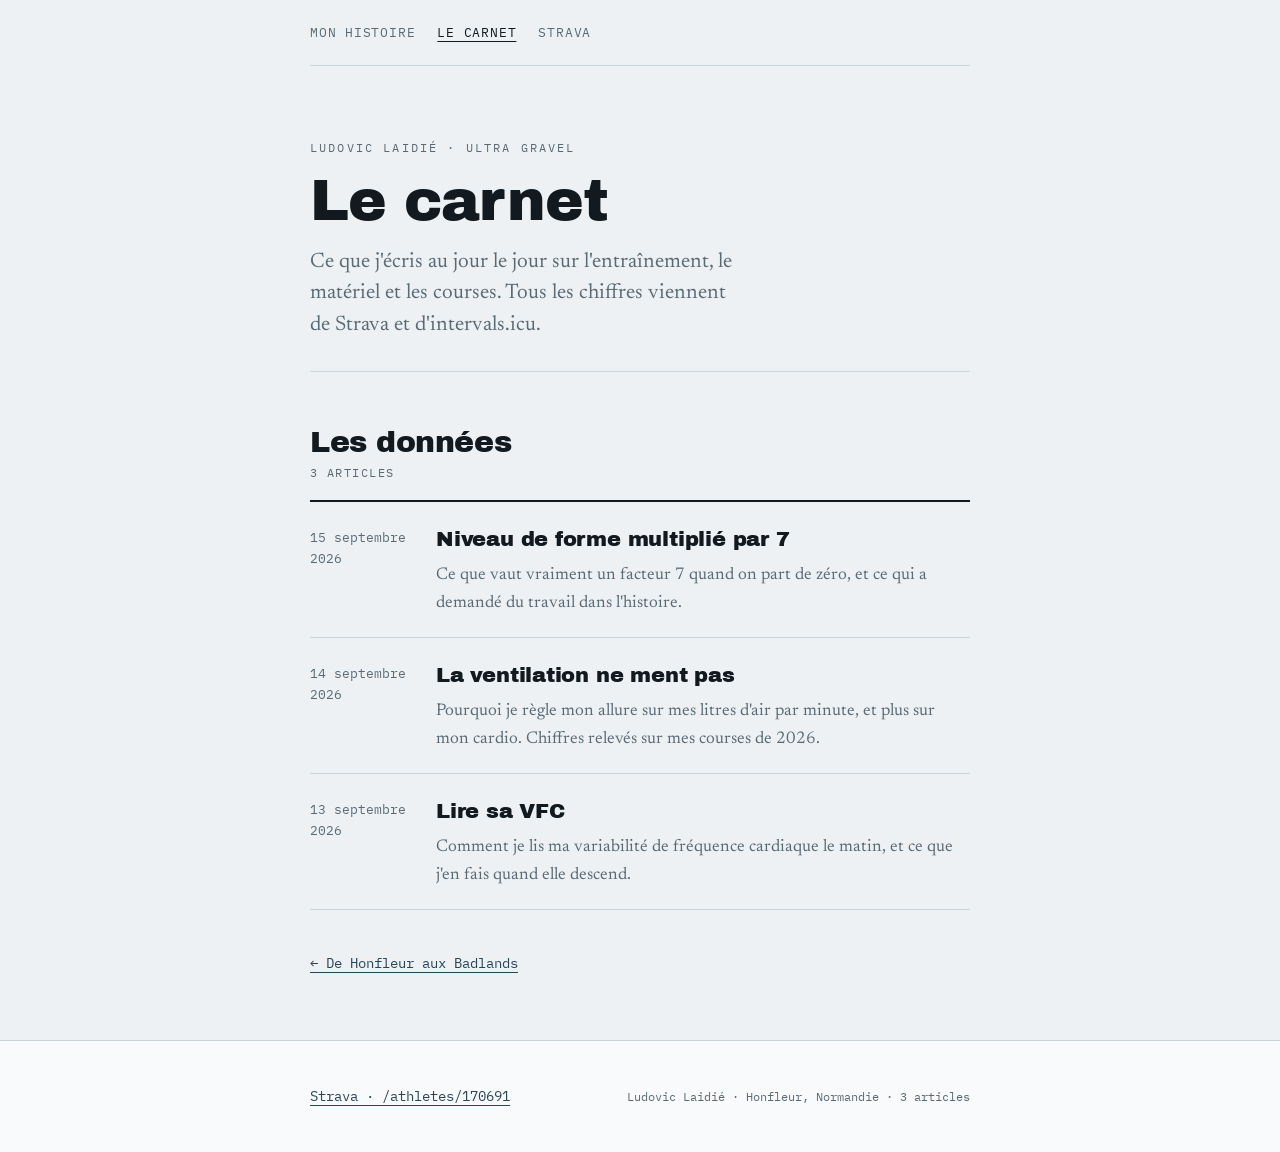
<file: blog.html>
<!doctype html>
<html lang="fr">
<head>
<meta charset="utf-8">
<meta name="viewport" content="width=device-width,initial-scale=1">
<title>Le carnet</title>
<meta name="description" content="Le carnet — Ludovic Laidié, ultra gravel, Honfleur.">
<meta property="og:type" content="article">
<meta property="og:title" content="Le carnet">
<meta property="og:image" content="img/nuit.jpg">
</head>
<body>
<link rel="stylesheet" href="https://fonts.googleapis.com/css2?family=Archivo+Black&family=Newsreader:ital,opsz,wght@0,6..72,400;0,6..72,500;1,6..72,400&family=IBM+Plex+Mono:wght@400;500;600&display=swap">
<link rel="stylesheet" href="assets/site.css">

<div class="wrap">
  <nav class="nav col">
    <a href="index.html">Mon histoire</a>
    <a href="blog.html" aria-current="page">Le carnet</a>
    <a href="https://www.strava.com/athletes/170691" target="_blank" rel="noopener">Strava</a>
  </nav>

  <header class="art-head col">
    <p class="eyebrow">Ludovic Laidié · ultra gravel</p>
    <h1>Le carnet</h1>
    <p class="standfirst">Ce que j'écris au jour le jour sur l'entraînement, le matériel et les courses. Tous les chiffres viennent de Strava et d'intervals.icu.</p>
  </header>

  <section class="theme-band col">
    <h2>Les données</h2>
    <span class="count">3 articles</span>
    <div class="posts">
      <div class="post-row"><time datetime="2026-09-15">15 septembre 2026</time><div><h3><a href="forme-x7.html">Niveau de forme multiplié par 7</a></h3><p>Ce que vaut vraiment un facteur 7 quand on part de zéro, et ce qui a demandé du travail dans l'histoire.</p></div></div>
      <div class="post-row"><time datetime="2026-09-14">14 septembre 2026</time><div><h3><a href="ventilation.html">La ventilation ne ment pas</a></h3><p>Pourquoi je règle mon allure sur mes litres d'air par minute, et plus sur mon cardio. Chiffres relevés sur mes courses de 2026.</p></div></div>
      <div class="post-row"><time datetime="2026-09-13">13 septembre 2026</time><div><h3><a href="vfc.html">Lire sa VFC</a></h3><p>Comment je lis ma variabilité de fréquence cardiaque le matin, et ce que j'en fais quand elle descend.</p></div></div>
    </div>
  </section>

  <section class="col" style="padding-block:34px 60px">
    <a class="backlink" href="index.html">← De Honfleur aux Badlands</a>
  </section>
</div>

<footer>
  <div class="wrap">
    <div class="col">
      <a href="https://www.strava.com/athletes/170691" target="_blank" rel="noopener">Strava · /athletes/170691</a>
      <p>Ludovic Laidié · Honfleur, Normandie · 3 articles</p>
    </div>
  </div>
</footer>

</body>
</html>
</file>
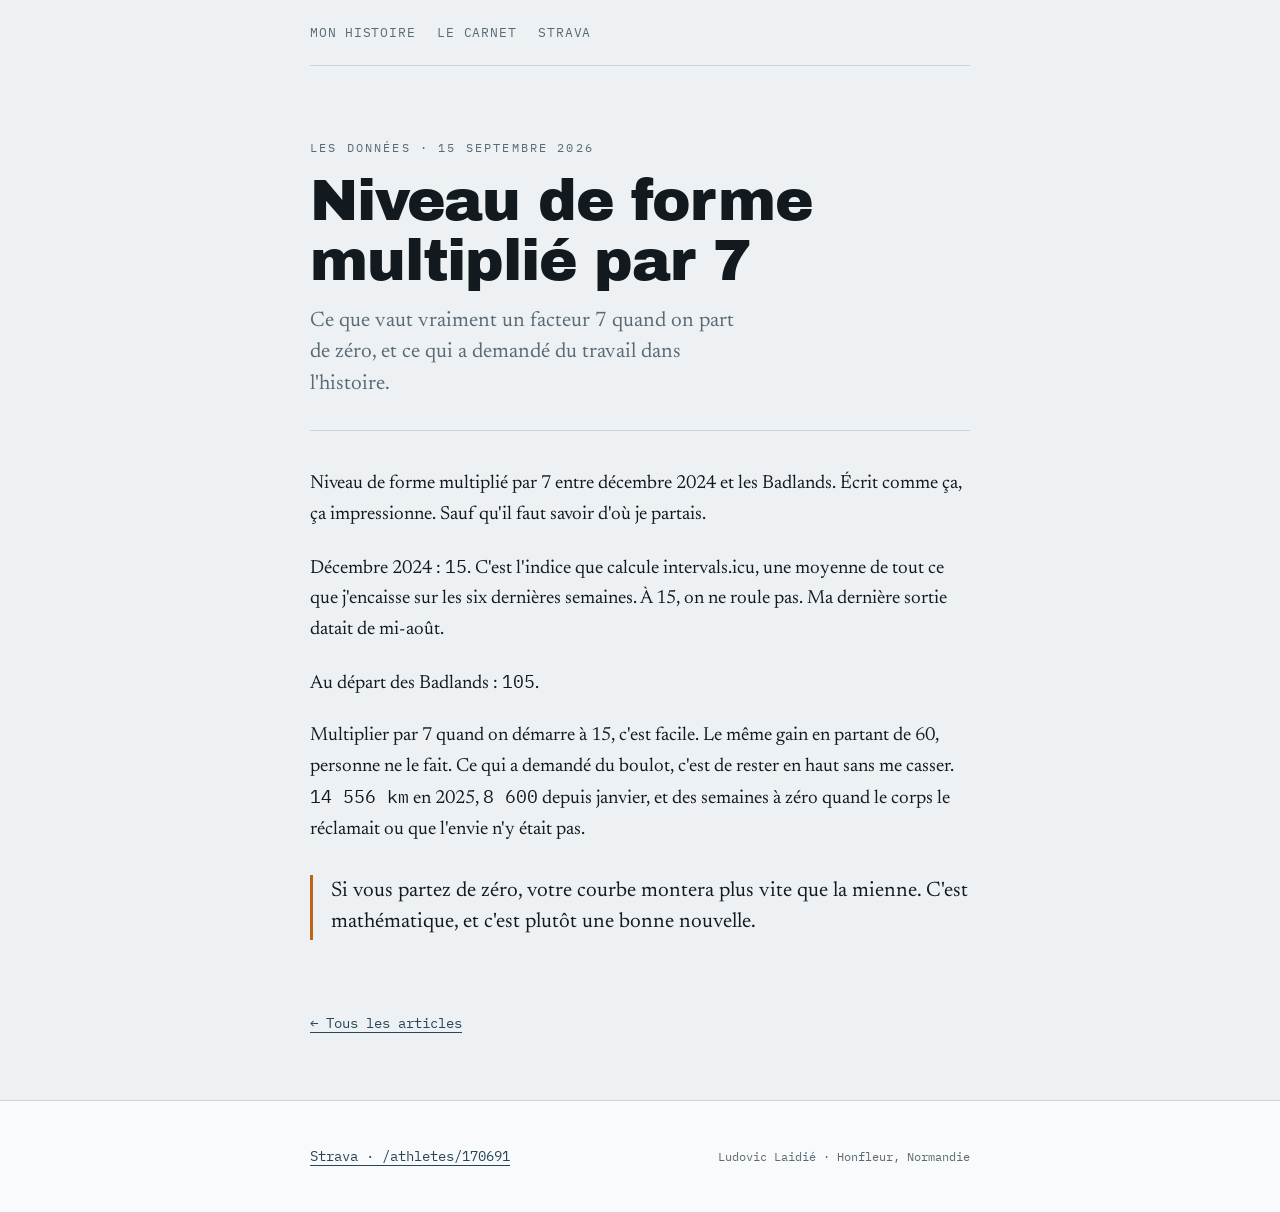
<file: forme-x7.html>
<!doctype html>
<html lang="fr">
<head>
<meta charset="utf-8">
<meta name="viewport" content="width=device-width,initial-scale=1">
<title>Niveau de forme multiplié par 7</title>
<meta name="description" content="Niveau de forme multiplié par 7 — Ludovic Laidié, ultra gravel, Honfleur.">
<meta property="og:type" content="article">
<meta property="og:title" content="Niveau de forme multiplié par 7">
<meta property="og:image" content="img/nuit.jpg">
</head>
<body>
<link rel="stylesheet" href="https://fonts.googleapis.com/css2?family=Archivo+Black&family=Newsreader:ital,opsz,wght@0,6..72,400;0,6..72,500;1,6..72,400&family=IBM+Plex+Mono:wght@400;500;600&display=swap">
<link rel="stylesheet" href="assets/site.css">

<div class="wrap">
  <nav class="nav col">
    <a href="index.html">Mon histoire</a>
    <a href="blog.html">Le carnet</a>
    <a href="https://www.strava.com/athletes/170691" target="_blank" rel="noopener">Strava</a>
  </nav>

  <header class="art-head col">
    <p class="eyebrow">Les données · 15 septembre 2026</p>
    <h1>Niveau de forme multiplié par 7</h1>
    <p class="standfirst">Ce que vaut vraiment un facteur 7 quand on part de zéro, et ce qui a demandé du travail dans l'histoire.</p>
  </header>

  <article class="art-body col">
<p>Niveau de forme multiplié par 7 entre décembre 2024 et les Badlands. Écrit comme ça, ça impressionne. Sauf qu'il faut savoir d'où je partais.</p>
    <p>Décembre 2024 : <span class="num">15</span>. C'est l'indice que calcule intervals.icu, une moyenne de tout ce que j'encaisse sur les six dernières semaines. À 15, on ne roule pas. Ma dernière sortie datait de mi-août.</p>
    <p>Au départ des Badlands : <span class="num">105</span>.</p>
    <p>Multiplier par 7 quand on démarre à 15, c'est facile. Le même gain en partant de 60, personne ne le fait. Ce qui a demandé du boulot, c'est de rester en haut sans me casser. <span class="num">14 556 km</span> en 2025, <span class="num">8 600</span> depuis janvier, et des semaines à zéro quand le corps le réclamait ou que l'envie n'y était pas.</p>
    <p class="pull">Si vous partez de zéro, votre courbe montera plus vite que la mienne. C'est mathématique, et c'est plutôt une bonne nouvelle.</p>
  </article>

  <section class="col" style="padding-block:34px 60px">
    <a class="backlink" href="blog.html">← Tous les articles</a>
  </section>
</div>

<footer>
  <div class="wrap">
    <div class="col">
      <a href="https://www.strava.com/athletes/170691" target="_blank" rel="noopener">Strava · /athletes/170691</a>
      <p>Ludovic Laidié · Honfleur, Normandie</p>
    </div>
  </div>
</footer>

</body>
</html>
</file>
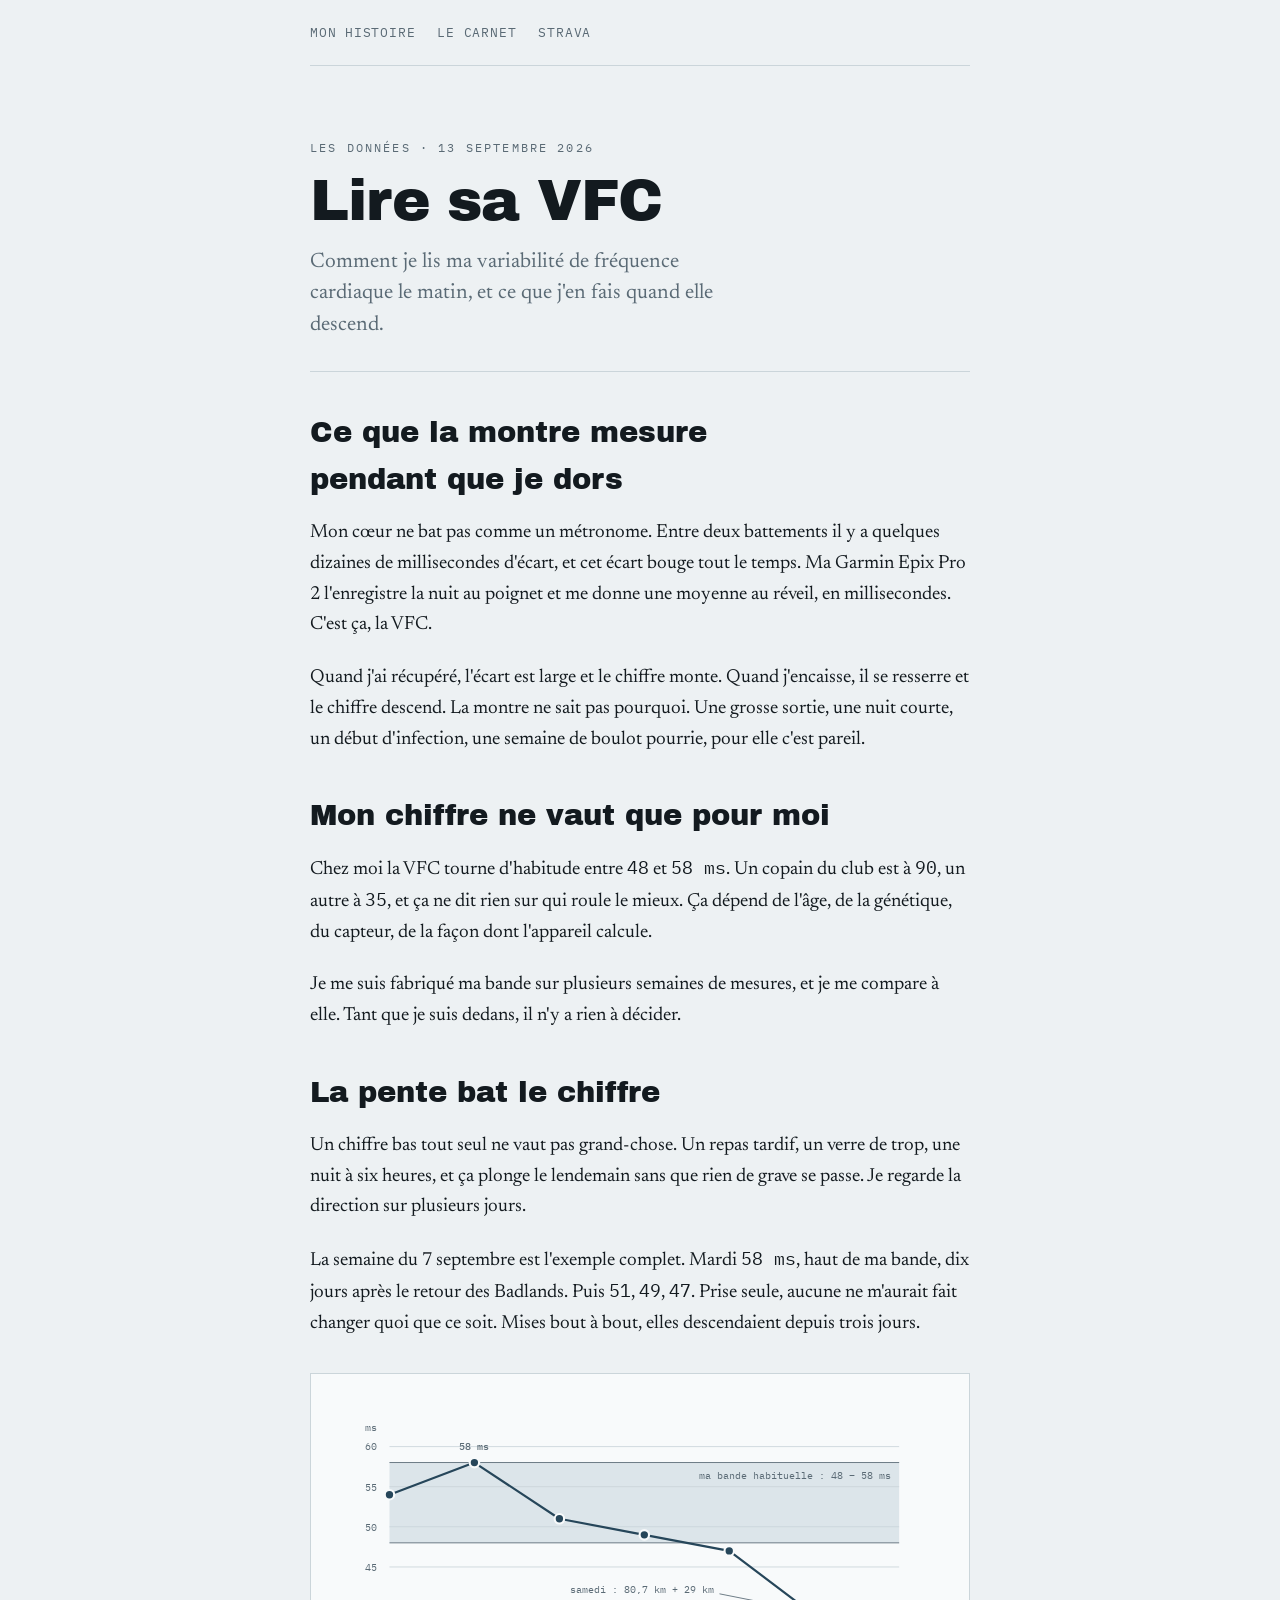
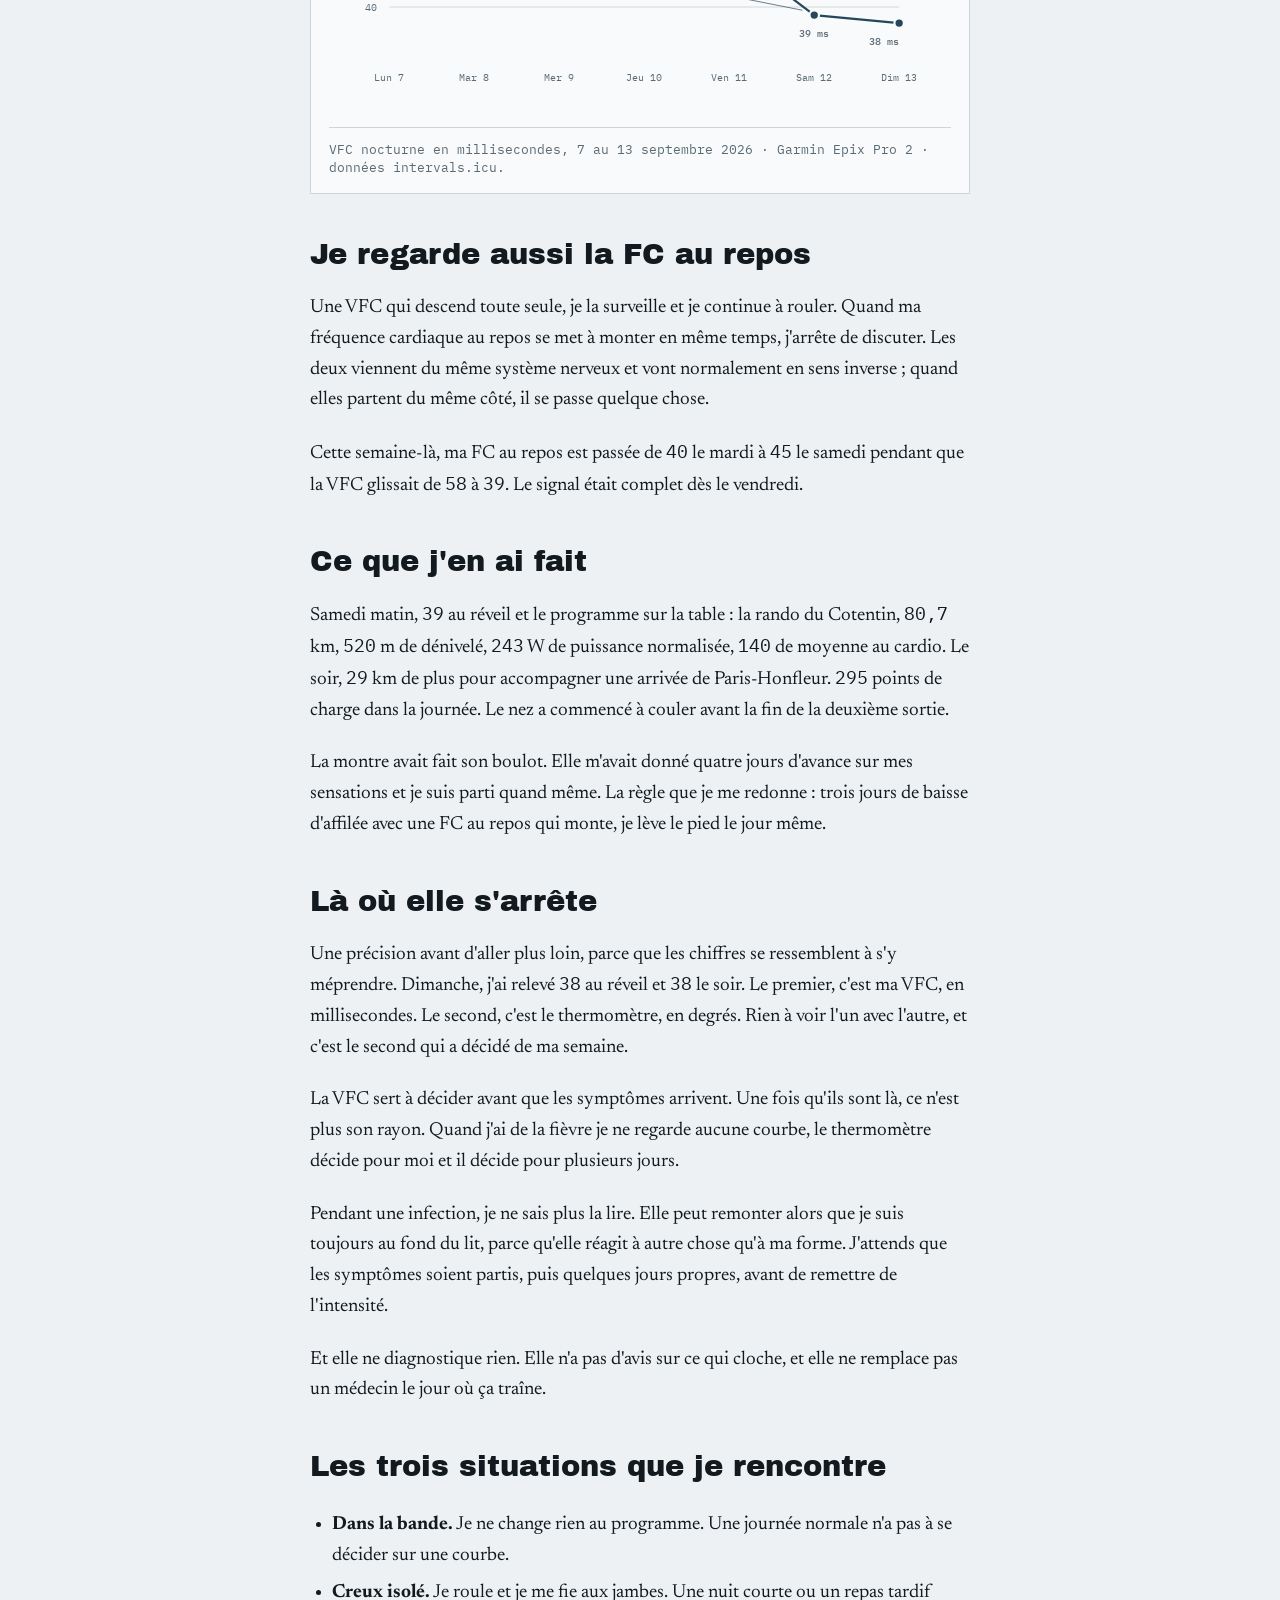
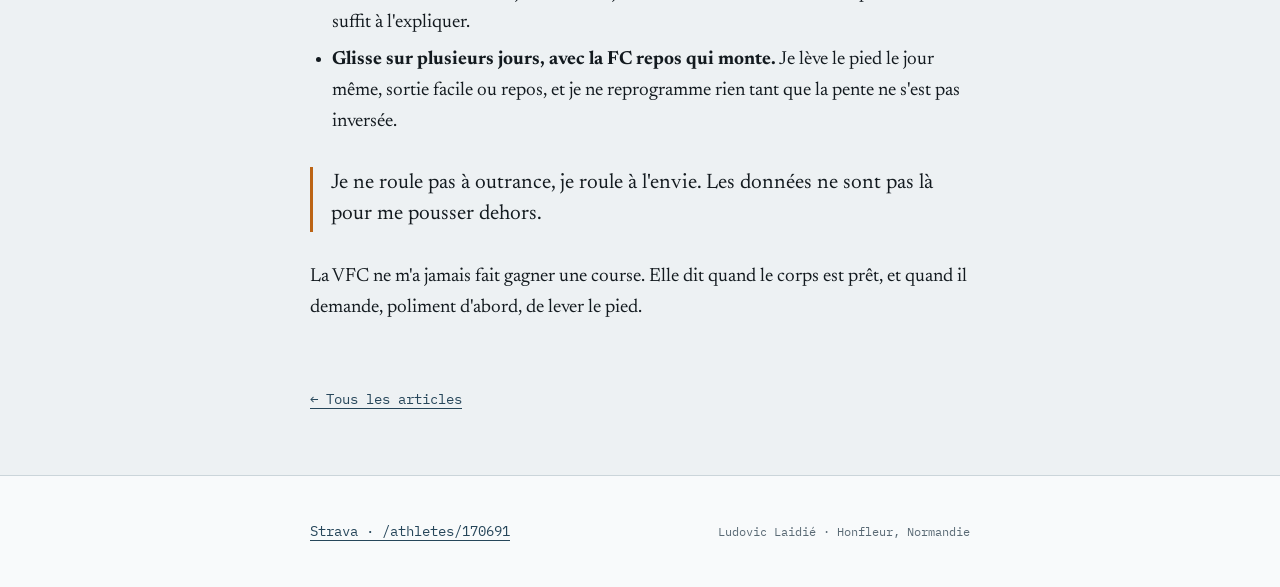
<file: vfc.html>
<!doctype html>
<html lang="fr">
<head>
<meta charset="utf-8">
<meta name="viewport" content="width=device-width,initial-scale=1">
<title>Lire sa VFC</title>
<meta name="description" content="Lire sa VFC — Ludovic Laidié, ultra gravel, Honfleur.">
<meta property="og:type" content="article">
<meta property="og:title" content="Lire sa VFC">
<meta property="og:image" content="img/nuit.jpg">
</head>
<body>
<link rel="stylesheet" href="https://fonts.googleapis.com/css2?family=Archivo+Black&family=Newsreader:ital,opsz,wght@0,6..72,400;0,6..72,500;1,6..72,400&family=IBM+Plex+Mono:wght@400;500;600&display=swap">
<link rel="stylesheet" href="assets/site.css">

<div class="wrap">
  <nav class="nav col">
    <a href="index.html">Mon histoire</a>
    <a href="blog.html">Le carnet</a>
    <a href="https://www.strava.com/athletes/170691" target="_blank" rel="noopener">Strava</a>
  </nav>

  <header class="art-head col">
    <p class="eyebrow">Les données · 13 septembre 2026</p>
    <h1>Lire sa VFC</h1>
    <p class="standfirst">Comment je lis ma variabilité de fréquence cardiaque le matin, et ce que j'en fais quand elle descend.</p>
  </header>

  <article class="art-body col">
<h2>Ce que la montre mesure pendant que je dors</h2>
    <p>Mon cœur ne bat pas comme un métronome. Entre deux battements il y a quelques dizaines de millisecondes d'écart, et cet écart bouge tout le temps. Ma Garmin Epix Pro 2 l'enregistre la nuit au poignet et me donne une moyenne au réveil, en millisecondes. C'est ça, la VFC.</p>
    <p>Quand j'ai récupéré, l'écart est large et le chiffre monte. Quand j'encaisse, il se resserre et le chiffre descend. La montre ne sait pas pourquoi. Une grosse sortie, une nuit courte, un début d'infection, une semaine de boulot pourrie, pour elle c'est pareil.</p>
    <h2>Mon chiffre ne vaut que pour moi</h2>
    <p>Chez moi la VFC tourne d'habitude entre <span class="num">48</span> et <span class="num">58 ms</span>. Un copain du club est à <span class="num">90</span>, un autre à <span class="num">35</span>, et ça ne dit rien sur qui roule le mieux. Ça dépend de l'âge, de la génétique, du capteur, de la façon dont l'appareil calcule.</p>
    <p>Je me suis fabriqué ma bande sur plusieurs semaines de mesures, et je me compare à elle. Tant que je suis dedans, il n'y a rien à décider.</p>
    <h2>La pente bat le chiffre</h2>
    <p>Un chiffre bas tout seul ne vaut pas grand-chose. Un repas tardif, un verre de trop, une nuit à six heures, et ça plonge le lendemain sans que rien de grave se passe. Je regarde la direction sur plusieurs jours.</p>
    <p>La semaine du 7 septembre est l'exemple complet. Mardi <span class="num">58 ms</span>, haut de ma bande, dix jours après le retour des Badlands. Puis <span class="num">51</span>, <span class="num">49</span>, <span class="num">47</span>. Prise seule, aucune ne m'aurait fait changer quoi que ce soit. Mises bout à bout, elles descendaient depuis trois jours.</p>
    <figure class="chart">
<svg viewBox="0 0 720 366" role="img" aria-label="Courbe de ma VFC du lundi 7 au dimanche 13 septembre : 54, 58, 51, 49, 47, 39, 38. La bande habituelle va de 48 à 58.">
<rect x="70" y="77" width="590" height="93" fill="var(--band)"></rect>
<line x1="70" y1="244.3" x2="660" y2="244.3" stroke="var(--line)" stroke-width="1"></line>
<line x1="70" y1="197.9" x2="660" y2="197.9" stroke="var(--line)" stroke-width="1"></line>
<line x1="70" y1="151.4" x2="660" y2="151.4" stroke="var(--line)" stroke-width="1"></line>
<line x1="70" y1="105.0" x2="660" y2="105.0" stroke="var(--line)" stroke-width="1"></line>
<line x1="70" y1="58.6" x2="660" y2="58.6" stroke="var(--line)" stroke-width="1"></line>
<line x1="70" y1="77" x2="660" y2="77" stroke="var(--muted)" stroke-width="1"></line>
<line x1="70" y1="170" x2="660" y2="170" stroke="var(--muted)" stroke-width="1"></line>
<text x="650" y="96" text-anchor="end" fill="var(--muted)" font-size="13">ma bande habituelle : 48 – 58 ms</text>
<text x="56" y="40" text-anchor="end" fill="var(--muted)" font-size="12">ms</text>
<text x="56" y="249" text-anchor="end" fill="var(--muted)" font-size="13">40</text>
<text x="56" y="202.5" text-anchor="end" fill="var(--muted)" font-size="13">45</text>
<text x="56" y="156" text-anchor="end" fill="var(--muted)" font-size="13">50</text>
<text x="56" y="109.5" text-anchor="end" fill="var(--muted)" font-size="13">55</text>
<text x="56" y="63" text-anchor="end" fill="var(--muted)" font-size="13">60</text>
<polyline points="70,114.3 168.3,77.1 266.7,142.1 365,160.7 463.3,179.3 561.7,253.6 660,262.9" fill="none" stroke="var(--slate)" stroke-width="2.5" stroke-linejoin="round" stroke-linecap="round"></polyline>
<g fill="var(--slate)" stroke="var(--raise)" stroke-width="2.5">
<circle cx="70" cy="114.3" r="5.5"></circle>
<circle cx="168.3" cy="77.1" r="5.5"></circle>
<circle cx="266.7" cy="142.1" r="5.5"></circle>
<circle cx="365" cy="160.7" r="5.5"></circle>
<circle cx="463.3" cy="179.3" r="5.5"></circle>
<circle cx="561.7" cy="253.6" r="5.5"></circle>
<circle cx="660" cy="262.9" r="5.5"></circle>
</g>
<text x="168.3" y="62" text-anchor="middle" fill="var(--ink)" font-size="19" font-weight="500">58 ms</text>
<text x="561.7" y="279" text-anchor="middle" fill="var(--ink)" font-size="19" font-weight="500">39 ms</text>
<text x="660" y="288" text-anchor="end" fill="var(--ink)" font-size="19" font-weight="500">38 ms</text>
<line x1="452" y1="229" x2="548" y2="248" stroke="var(--muted)" stroke-width="1"></line>
<text x="446" y="228" text-anchor="end" fill="var(--amber)" font-size="13">samedi : 80,7 km + 29 km</text>
<text x="70" y="330" text-anchor="middle" fill="var(--muted)" font-size="13">Lun 7</text>
<text x="168.3" y="330" text-anchor="middle" fill="var(--muted)" font-size="13">Mar 8</text>
<text x="266.7" y="330" text-anchor="middle" fill="var(--muted)" font-size="13">Mer 9</text>
<text x="365" y="330" text-anchor="middle" fill="var(--muted)" font-size="13">Jeu 10</text>
<text x="463.3" y="330" text-anchor="middle" fill="var(--muted)" font-size="13">Ven 11</text>
<text x="561.7" y="330" text-anchor="middle" fill="var(--muted)" font-size="13">Sam 12</text>
<text x="660" y="330" text-anchor="middle" fill="var(--muted)" font-size="13">Dim 13</text>
</svg>
<figcaption>VFC nocturne en millisecondes, 7 au 13 septembre 2026 · Garmin Epix Pro 2 · données intervals.icu.</figcaption>
</figure>
    <h2>Je regarde aussi la FC au repos</h2>
    <p>Une VFC qui descend toute seule, je la surveille et je continue à rouler. Quand ma fréquence cardiaque au repos se met à monter en même temps, j'arrête de discuter. Les deux viennent du même système nerveux et vont normalement en sens inverse ; quand elles partent du même côté, il se passe quelque chose.</p>
    <p>Cette semaine-là, ma FC au repos est passée de <span class="num">40</span> le mardi à <span class="num">45</span> le samedi pendant que la VFC glissait de <span class="num">58</span> à <span class="num">39</span>. Le signal était complet dès le vendredi.</p>
    <h2>Ce que j'en ai fait</h2>
    <p>Samedi matin, <span class="num">39</span> au réveil et le programme sur la table : la rando du Cotentin, <span class="num">80,7</span> km, <span class="num">520</span> m de dénivelé, <span class="num">243</span> W de puissance normalisée, <span class="num">140</span> de moyenne au cardio. Le soir, <span class="num">29</span> km de plus pour accompagner une arrivée de Paris-Honfleur. <span class="num">295</span> points de charge dans la journée. Le nez a commencé à couler avant la fin de la deuxième sortie.</p>
    <p>La montre avait fait son boulot. Elle m'avait donné quatre jours d'avance sur mes sensations et je suis parti quand même. La règle que je me redonne : trois jours de baisse d'affilée avec une FC au repos qui monte, je lève le pied le jour même.</p>
    <h2>Là où elle s'arrête</h2>
    <p>Une précision avant d'aller plus loin, parce que les chiffres se ressemblent à s'y méprendre. Dimanche, j'ai relevé <span class="num">38</span> au réveil et <span class="num">38</span> le soir. Le premier, c'est ma VFC, en millisecondes. Le second, c'est le thermomètre, en degrés. Rien à voir l'un avec l'autre, et c'est le second qui a décidé de ma semaine.</p>
    <p>La VFC sert à décider avant que les symptômes arrivent. Une fois qu'ils sont là, ce n'est plus son rayon. Quand j'ai de la fièvre je ne regarde aucune courbe, le thermomètre décide pour moi et il décide pour plusieurs jours.</p>
    <p>Pendant une infection, je ne sais plus la lire. Elle peut remonter alors que je suis toujours au fond du lit, parce qu'elle réagit à autre chose qu'à ma forme. J'attends que les symptômes soient partis, puis quelques jours propres, avant de remettre de l'intensité.</p>
    <p>Et elle ne diagnostique rien. Elle n'a pas d'avis sur ce qui cloche, et elle ne remplace pas un médecin le jour où ça traîne.</p>
    <h2>Les trois situations que je rencontre</h2>
    <ul><li><strong>Dans la bande.</strong> Je ne change rien au programme. Une journée normale n'a pas à se décider sur une courbe.</li><li><strong>Creux isolé.</strong> Je roule et je me fie aux jambes. Une nuit courte ou un repas tardif suffit à l'expliquer.</li><li><strong>Glisse sur plusieurs jours, avec la FC repos qui monte.</strong> Je lève le pied le jour même, sortie facile ou repos, et je ne reprogramme rien tant que la pente ne s'est pas inversée.</li></ul>
    <p class="pull">Je ne roule pas à outrance, je roule à l'envie. Les données ne sont pas là pour me pousser dehors.</p>
    <p>La VFC ne m'a jamais fait gagner une course. Elle dit quand le corps est prêt, et quand il demande, poliment d'abord, de lever le pied.</p>
  </article>

  <section class="col" style="padding-block:34px 60px">
    <a class="backlink" href="blog.html">← Tous les articles</a>
  </section>
</div>

<footer>
  <div class="wrap">
    <div class="col">
      <a href="https://www.strava.com/athletes/170691" target="_blank" rel="noopener">Strava · /athletes/170691</a>
      <p>Ludovic Laidié · Honfleur, Normandie</p>
    </div>
  </div>
</footer>

</body>
</html>
</file>
<file: assets/site.css>
:root{
  --band:#DCE5EA; --ground:#EDF1F3; --raise:#F8FAFB; --ink:#131A1F; --muted:#5A6A75; --line:#CBD5DA; --slate:#26465A; --amber:#BC6414; --scrim:#0B1114;
}
@media (prefers-color-scheme: dark){
  :root:not([data-theme="light"]){
    --band:#1B252B; --ground:#0C1114; --raise:#141C21; --ink:#E3EAED; --muted:#8B9BA6;
    --line:#233039; --slate:#84AFC6; --amber:#DE8C3C; --scrim:#070B0D;
  }
}
:root[data-theme="dark"]{
  --band:#1B252B; --ground:#0C1114; --raise:#141C21; --ink:#E3EAED; --muted:#8B9BA6;
  --line:#233039; --slate:#84AFC6; --amber:#DE8C3C; --scrim:#070B0D;
}
*{box-sizing:border-box}
body{
  background:var(--ground); color:var(--ink);
  font-family:"Newsreader",Georgia,"Times New Roman",serif;
  font-size:19px; line-height:1.62; margin:0;
  -webkit-font-smoothing:antialiased;
}
.wrap{max-width:1180px;margin:0 auto;padding-inline:20px}
.col{max-width:660px;margin-inline:auto}
h1,h2,h3{font-family:"Archivo Black","Arial Black",Impact,sans-serif;font-weight:400;text-wrap:balance;margin:0}
.mono{font-family:"IBM Plex Mono",ui-monospace,Menlo,monospace}
.eyebrow{
  font-family:"IBM Plex Mono",monospace;font-size:12px;letter-spacing:.18em;
  text-transform:uppercase;color:var(--muted);margin:0 0 14px
}
p{margin:0 0 1.15em}
a{color:inherit}

/* ---------- hero ---------- */
.hero{position:relative;isolation:isolate;overflow:hidden;background:var(--scrim)}
.hero img{
  position:absolute;inset:0;width:100%;height:100%;max-width:100%;
  object-fit:cover;object-position:50% 42%;opacity:.62;z-index:-2
}
.hero::after{
  content:"";position:absolute;inset:0;z-index:-1;
  background:linear-gradient(178deg,rgba(11,17,20,.35) 0%,rgba(11,17,20,.1) 30%,rgba(11,17,20,.88) 88%)
}
.hero-in{padding:120px 20px 44px;max-width:1180px;margin:0 auto;color:#F2F6F8}
.hero .eyebrow{color:#9FB6C2}
.hero h1{font-size:clamp(44px,9vw,88px);line-height:.96;letter-spacing:-.02em;max-width:12ch}
.hero p{max-width:34ch;margin:22px 0 0;font-size:clamp(18px,2.4vw,21px);color:#CBD8DF}

/* ---------- roadbook strip ---------- */
.strip{
  border-top:1px solid var(--line);border-bottom:1px solid var(--line);
  background:var(--raise)
}
.strip-in{
  display:grid;grid-template-columns:repeat(4,1fr);
  max-width:1180px;margin:0 auto
}
.cell{padding:22px 20px;border-left:1px solid var(--line)}
.cell:first-child{border-left:0}
.cell dt{
  font-family:"IBM Plex Mono",monospace;font-size:11px;letter-spacing:.14em;
  text-transform:uppercase;color:var(--muted);margin-bottom:7px
}
.cell dd{
  margin:0;font-family:"Archivo Black",sans-serif;font-size:clamp(20px,3.2vw,27px);
  letter-spacing:-.01em;font-variant-numeric:tabular-nums
}
.cell dd sup{font-size:.55em;vertical-align:super;line-height:0}
.cell dd small{font-family:"IBM Plex Mono",monospace;font-size:12px;font-weight:500;color:var(--muted);display:block;margin-top:5px;letter-spacing:.02em}

/* ---------- sections ---------- */
section{padding-block:72px}
section h2{font-size:clamp(26px,4.4vw,38px);line-height:1.08;letter-spacing:-.015em;margin-bottom:26px}
.lede{font-size:22px;line-height:1.55}
.rule{width:64px;height:4px;background:var(--amber);margin-bottom:22px}

/* ---------- figures ---------- */
figure{margin:44px 0}
figure img{width:100%;max-width:100%;height:auto;display:block;border-radius:2px}
figcaption{
  font-family:"IBM Plex Mono",monospace;font-size:12.5px;color:var(--muted);
  margin-top:11px;line-height:1.5
}
.bleed{max-width:1180px;margin-inline:auto}

/* ---------- chart ---------- */
.chart{background:var(--raise);border:1px solid var(--line);padding:26px 24px 20px;margin-top:12px}
figure.chart{margin:34px 0;padding:22px 18px 16px}
figure.chart figcaption{border-top:1px solid var(--line);padding-top:12px;margin-top:14px}
figure.chart svg text{font-family:"IBM Plex Mono",monospace}
.chart svg{display:block;width:100%;height:auto;overflow:visible}
.chart .b{fill:var(--slate);opacity:.72}
.chart .b.hl{fill:var(--amber);opacity:1}
.chart .grid{stroke:var(--line);stroke-width:1}
.chart text{font-family:"IBM Plex Mono",monospace;font-size:11px;fill:var(--muted)}
.legend{display:flex;flex-wrap:wrap;gap:18px;margin-top:16px;font-family:"IBM Plex Mono",monospace;font-size:12px;color:var(--muted)}
.legend span{display:flex;align-items:center;gap:7px}
.dot{width:10px;height:10px;background:var(--amber);display:inline-block}
.dot.q{background:var(--slate);opacity:.72}

/* ---------- spec list ---------- */
.spec{margin:0;border-top:1px solid var(--line)}
.spec div{
  display:grid;grid-template-columns:minmax(140px,30%) 1fr;gap:16px;
  padding:13px 0;border-bottom:1px solid var(--line)
}
.spec dt{font-family:"IBM Plex Mono",monospace;font-size:12px;letter-spacing:.1em;text-transform:uppercase;color:var(--muted);padding-top:3px}
.spec dd{margin:0;font-size:17.5px}

/* ---------- method ---------- */
.method{display:grid;gap:2px;margin-top:8px}
.method article{background:var(--raise);padding:26px 24px;border-left:3px solid var(--slate)}
.method h3{font-size:19px;letter-spacing:-.01em;margin-bottom:9px}
.method p{font-size:17.5px;margin:0}
.method .num{font-family:"IBM Plex Mono",monospace;font-size:12px;color:var(--amber);display:block;margin-bottom:8px;letter-spacing:.1em}
.method a.more{font-family:"IBM Plex Mono",monospace;font-size:13px;color:var(--slate);white-space:nowrap;text-underline-offset:3px}
.method a.more:focus-visible{outline:2px solid var(--amber);outline-offset:3px}

/* ---------- next ---------- */
.next{border-top:2px solid var(--ink);padding-top:4px}
.next div{display:flex;justify-content:space-between;gap:20px;align-items:baseline;padding:17px 0;border-bottom:1px solid var(--line)}
.next .ev{font-family:"Archivo Black",sans-serif;font-size:19px;letter-spacing:-.01em}
.next .dt{font-family:"IBM Plex Mono",monospace;font-size:13px;color:var(--muted);white-space:nowrap}

/* ---------- footer ---------- */
footer{border-top:1px solid var(--line);padding-block:44px;background:var(--raise)}
footer .col{display:flex;flex-wrap:wrap;gap:14px 28px;align-items:baseline;justify-content:space-between}
footer a{font-family:"IBM Plex Mono",monospace;font-size:14px;color:var(--slate);text-underline-offset:4px}
footer a:focus-visible,.next a:focus-visible{outline:2px solid var(--amber);outline-offset:3px}
footer p{font-family:"IBM Plex Mono",monospace;font-size:12px;color:var(--muted);margin:0}

@media (max-width:720px){
  body{font-size:18px}
  .hero-in{padding-top:92px}
  .strip-in{grid-template-columns:repeat(2,1fr)}
  .cell:nth-child(3){border-left:0}
  .cell:nth-child(-n+2){border-bottom:1px solid var(--line)}
  section{padding-block:54px}
  .spec div{grid-template-columns:1fr;gap:4px}
  .lede{font-size:20px}
}

/* ---------- article ---------- */
.art-head{border-bottom:1px solid var(--line);padding-block:72px 30px}
.art-head h1{font-size:clamp(34px,6.5vw,58px);line-height:1.02;letter-spacing:-.02em;margin:6px 0 0}
.art-head .standfirst{font-size:21px;line-height:1.5;color:var(--muted);margin:16px 0 0;max-width:36ch}
.art-body{padding-block:38px 0}
.art-body h2{font-size:clamp(22px,3.6vw,29px);margin:38px 0 14px}
.art-body h2:first-child{margin-top:0}
.art-body ul,.art-body ol{padding-left:22px}
.art-body li{margin-bottom:6px}
.num{font-family:"IBM Plex Mono",monospace;font-size:.94em;font-variant-numeric:tabular-nums}
.pull{border-left:3px solid var(--amber);padding:2px 0 2px 18px;margin:30px 0;font-size:21px;line-height:1.45}

/* ---------- tableaux de donnees ---------- */
.tablewrap{overflow-x:auto;margin:30px 0 8px;border:1px solid var(--line);background:var(--raise)}
table{border-collapse:collapse;width:100%;min-width:440px;font-family:"IBM Plex Mono",monospace;font-size:13.5px}
caption{text-align:left;font-family:"IBM Plex Mono",monospace;font-size:12px;letter-spacing:.14em;text-transform:uppercase;color:var(--muted);padding:16px 18px 0}
th,td{padding:11px 18px;text-align:right;border-bottom:1px solid var(--line);font-variant-numeric:tabular-nums;white-space:nowrap}
th:first-child,td:first-child{text-align:left}
thead th{font-weight:500;color:var(--muted);font-size:11px;letter-spacing:.1em;text-transform:uppercase}
tbody tr:last-child td{border-bottom:0}
td.k{color:var(--amber);font-weight:600}

/* ---------- sommaire du blog ---------- */
.theme-band{padding-block:54px 0}
.theme-band h2{font-size:clamp(22px,3.6vw,30px);margin-bottom:4px}
.theme-band .count{font-family:"IBM Plex Mono",monospace;font-size:12px;letter-spacing:.12em;text-transform:uppercase;color:var(--muted);margin-bottom:18px;display:block}
.posts{border-top:2px solid var(--ink)}
.post-row{display:grid;grid-template-columns:104px 1fr;gap:6px 22px;padding:20px 0;border-bottom:1px solid var(--line)}
.post-row time{font-family:"IBM Plex Mono",monospace;font-size:13px;color:var(--muted);padding-top:5px}
.post-row h3{font-size:21px;letter-spacing:-.01em;margin:0 0 6px}
.post-row h3 a{text-decoration:none}
.post-row h3 a:hover{text-decoration:underline;text-underline-offset:4px}
.post-row p{margin:0;font-size:17px;color:var(--muted)}
.nav{display:flex;gap:22px;flex-wrap:wrap;font-family:"IBM Plex Mono",monospace;font-size:13px;letter-spacing:.06em;text-transform:uppercase;padding-block:22px;border-bottom:1px solid var(--line)}
.nav a{color:var(--muted);text-decoration:none;text-underline-offset:4px}
.nav a:hover,.nav a[aria-current="page"]{color:var(--ink);text-decoration:underline}
.backlink{display:inline-block;font-family:"IBM Plex Mono",monospace;font-size:14px;color:var(--slate);text-underline-offset:4px;margin-top:8px}
@media (max-width:640px){
  .post-row{grid-template-columns:1fr;gap:4px}
  .post-row time{padding-top:0}
  .art-head{padding-block:48px 24px}
}
</file>
